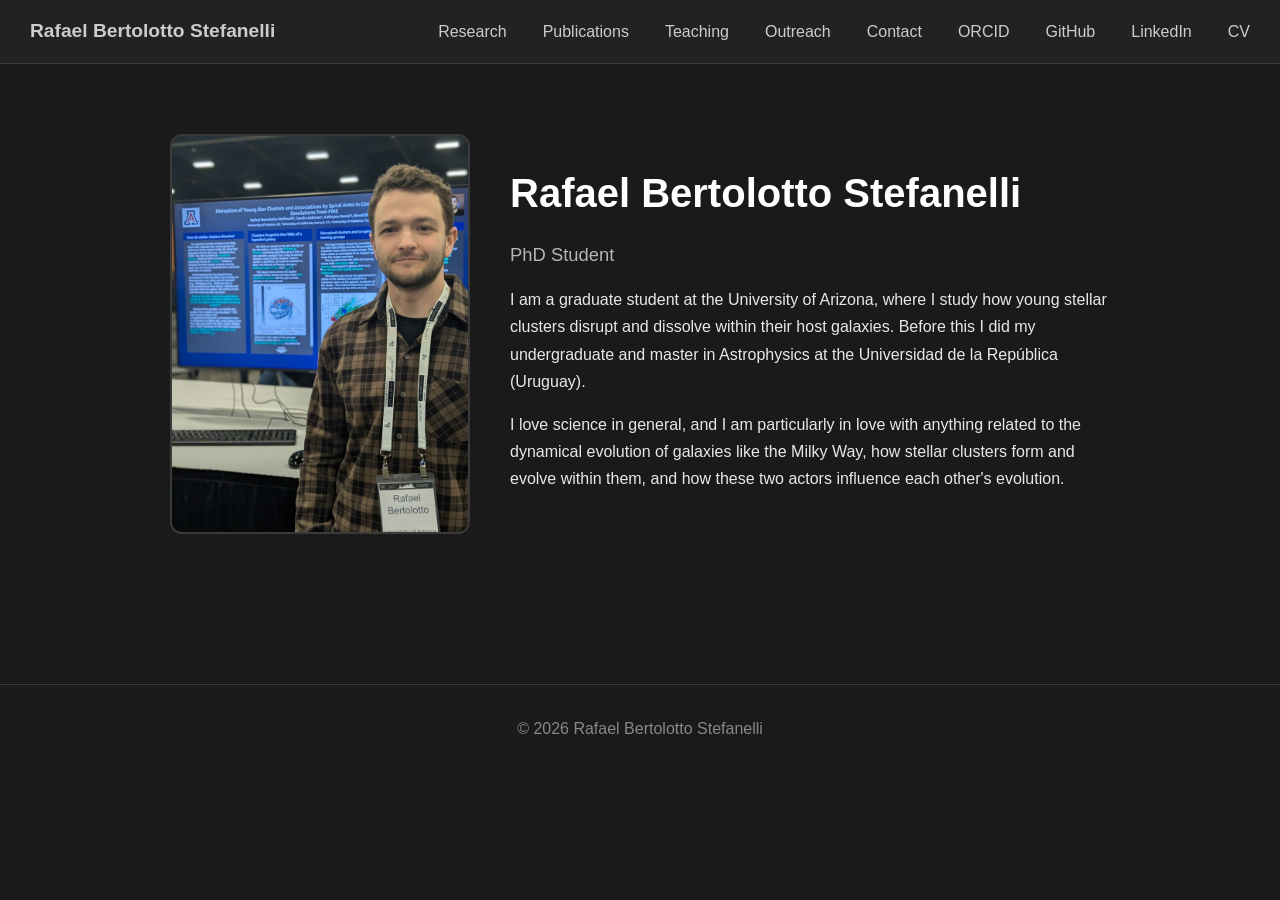
<file: index.html>
<!DOCTYPE html>
<html lang="en">
  <head>
    <meta charset="UTF-8">
    <meta name="viewport" content="width=device-width, initial-scale=1.0">

    <title>Rafael Bertolotto Stefanelli</title>

    <link rel="stylesheet" href="style.css">
  </head>

  <body>
    <div id="navbar"></div>

    <main>
      <header>
        <img
          src="picture_AAS247.jpg"
          alt="Photo of Rafael Bertolotto Stefanelli"
          class="profile-photo"
        >

        <div>
          <h1>Rafael Bertolotto Stefanelli</h1>

          <div class="subtitle">
            PhD Student
          </div>

          <p>
            I am a graduate student at the University of Arizona,
            where I study how young stellar clusters disrupt and
            dissolve within their host galaxies. Before this I did
            my undergraduate and master in Astrophysics at the
            Universidad de la República (Uruguay).
          </p>

          <p>
            I love science in general, and I am particularly in
            love with anything related to the dynamical evolution
            of galaxies like the Milky Way, how stellar clusters
            form and evolve within them, and how these two actors
            influence each other's evolution.
          </p>
        </div>
      </header>
    </main>

    <footer>
      © 2026 Rafael Bertolotto Stefanelli
    </footer>
    <script src="navbar.js"></script>
  </body>
</html>
</file>
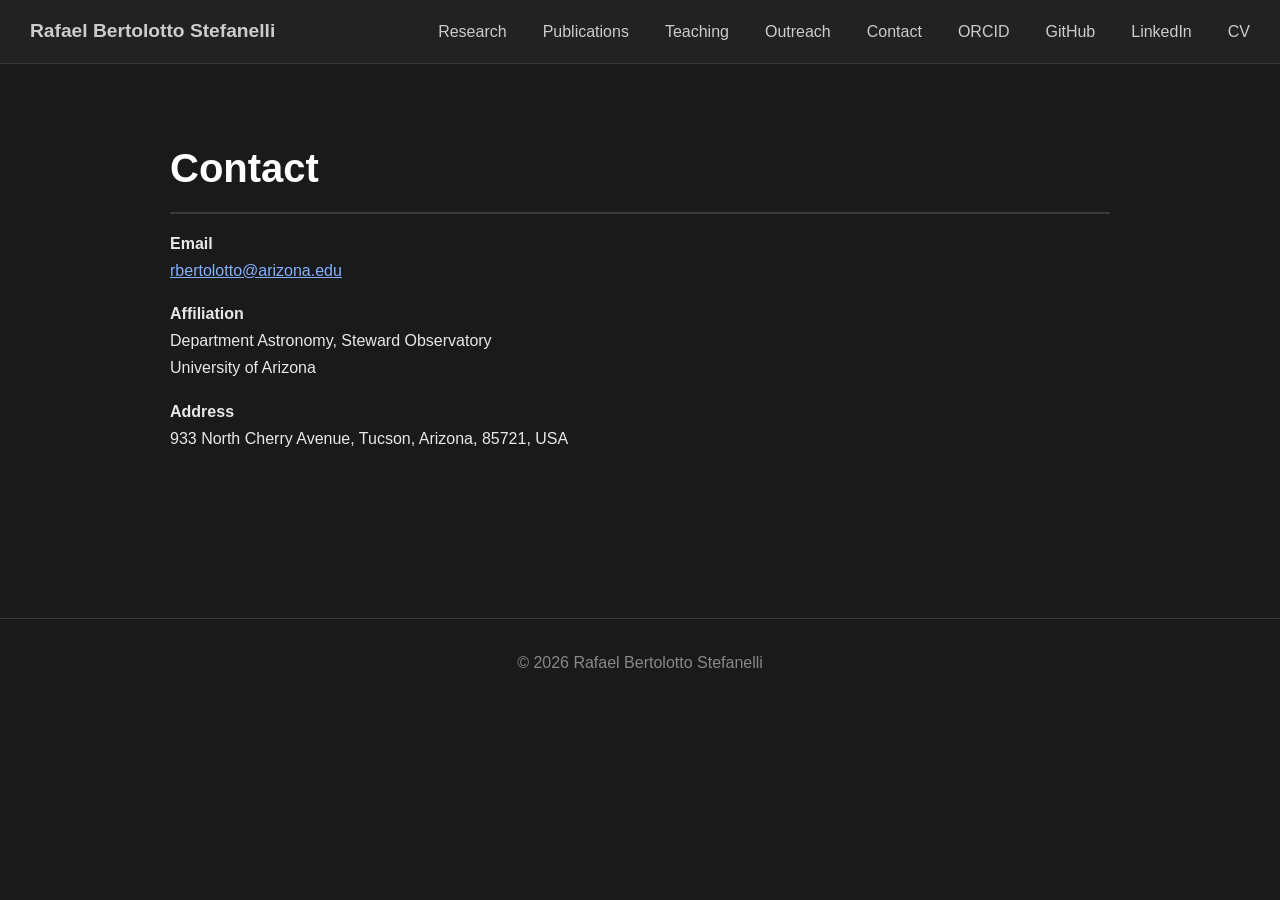
<file: contact.html>
<!DOCTYPE html>
<html lang="en">
<head>
  <meta charset="UTF-8">
  <meta name="viewport" content="width=device-width, initial-scale=1.0">

  <title>Contact | Rafael Bertolotto Stefanelli</title>

  <link rel="stylesheet" href="style.css">
</head>

<body>

<div id="navbar"></div>
<main>

  <h1>Contact</h1>

  <div class="contact-info">

    <p>
      <strong>Email</strong><br>
      <a href="mailto:rbertolotto@arizona.edu">
        rbertolotto@arizona.edu
      </a>
    </p>

    <p>
      <strong>Affiliation</strong><br>
      Department Astronomy, Steward Observatory<br>
      University of Arizona
    </p>

    <p>
      <strong>Address</strong><br>
      933 North Cherry Avenue, 
      Tucson, Arizona, 85721, USA
    </p>

  </div>

</main>

<footer>
  © 2026 Rafael Bertolotto Stefanelli
</footer>
<script src="navbar.js"></script>
</body>
</html>
</file>
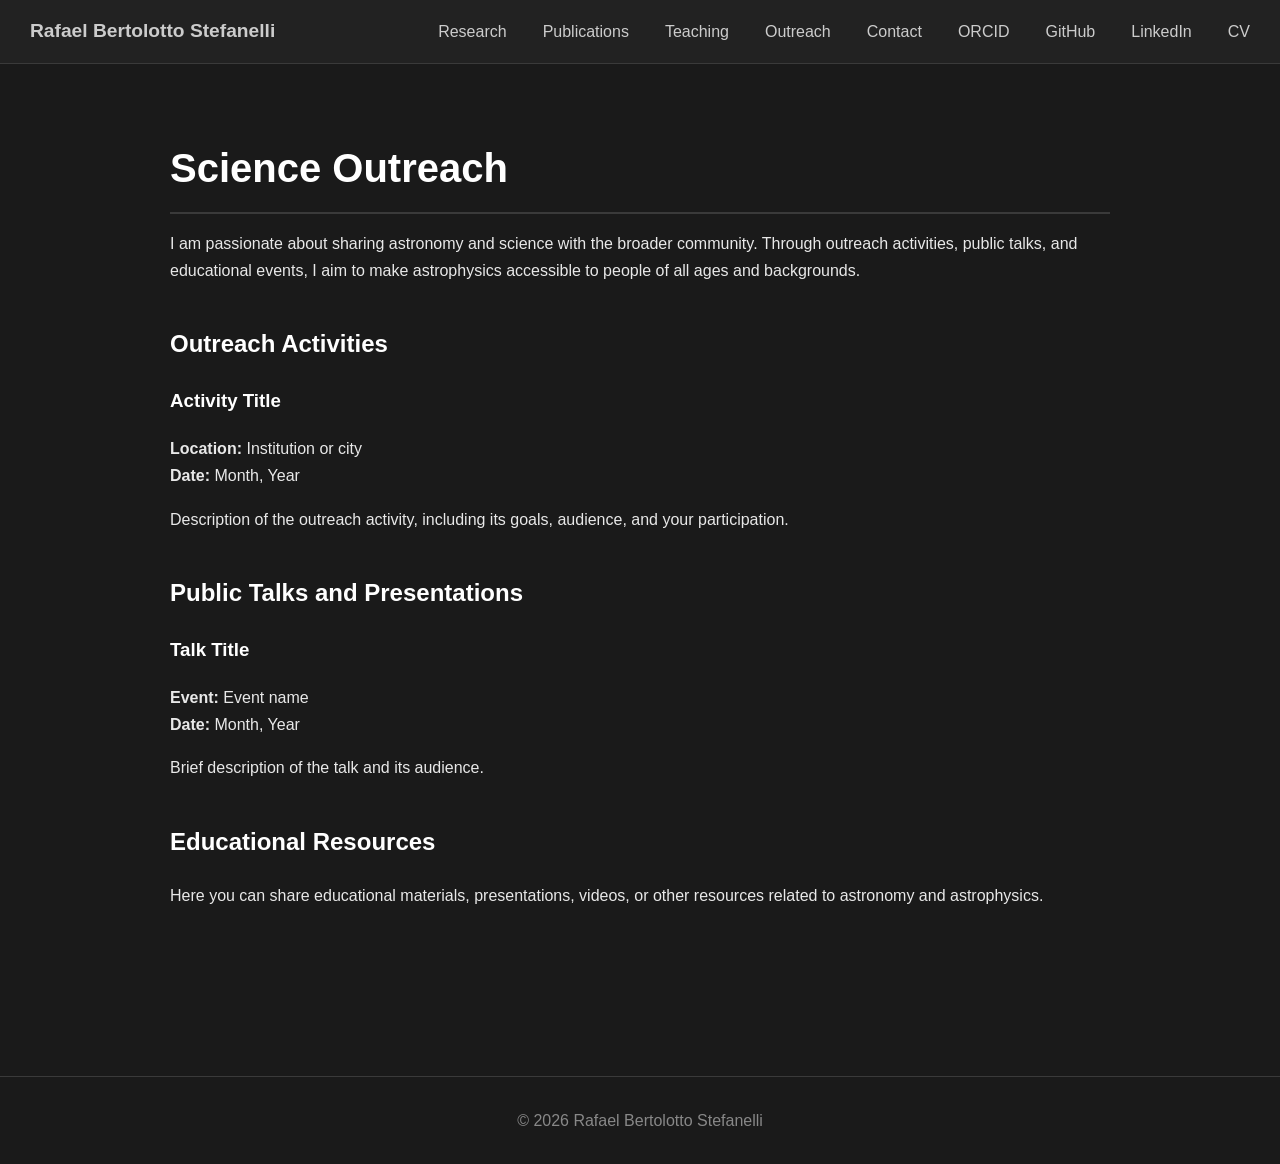
<file: outreach.html>
<!DOCTYPE html>
<html lang="en">
  <head>
    <meta charset="UTF-8">
    <meta name="viewport" content="width=device-width, initial-scale=1.0">

    <title>Outreach | Rafael Bertolotto Stefanelli</title>

    <link rel="stylesheet" href="style.css">
  </head>

  <body>
    <!-- Shared navigation bar -->
    <div id="navbar"></div>

    <main>
      <h1>Science Outreach</h1>

      <p>
        I am passionate about sharing astronomy and science
        with the broader community. Through outreach activities,
        public talks, and educational events, I aim to make
        astrophysics accessible to people of all ages and
        backgrounds.
      </p>

      <h2>Outreach Activities</h2>

      <div class="outreach-item">
        <h3>Activity Title</h3>

        <p>
          <strong>Location:</strong> Institution or city<br>
          <strong>Date:</strong> Month, Year
        </p>

        <p>
          Description of the outreach activity, including
          its goals, audience, and your participation.
        </p>

        <!-- Optional photograph
        <img
          src="images/outreach1.jpg"
          alt="Description of outreach activity"
          class="outreach-photo"
        >
        -->
      </div>

      <h2>Public Talks and Presentations</h2>

      <div class="outreach-item">
        <h3>Talk Title</h3>

        <p>
          <strong>Event:</strong> Event name<br>
          <strong>Date:</strong> Month, Year
        </p>

        <p>
          Brief description of the talk and its audience.
        </p>
      </div>

      <h2>Educational Resources</h2>

      <p>
        Here you can share educational materials,
        presentations, videos, or other resources
        related to astronomy and astrophysics.
      </p>
    </main>

    <footer>
      © 2026 Rafael Bertolotto Stefanelli
    </footer>

    <script src="navbar.js"></script>
  </body>
</html>
</file>
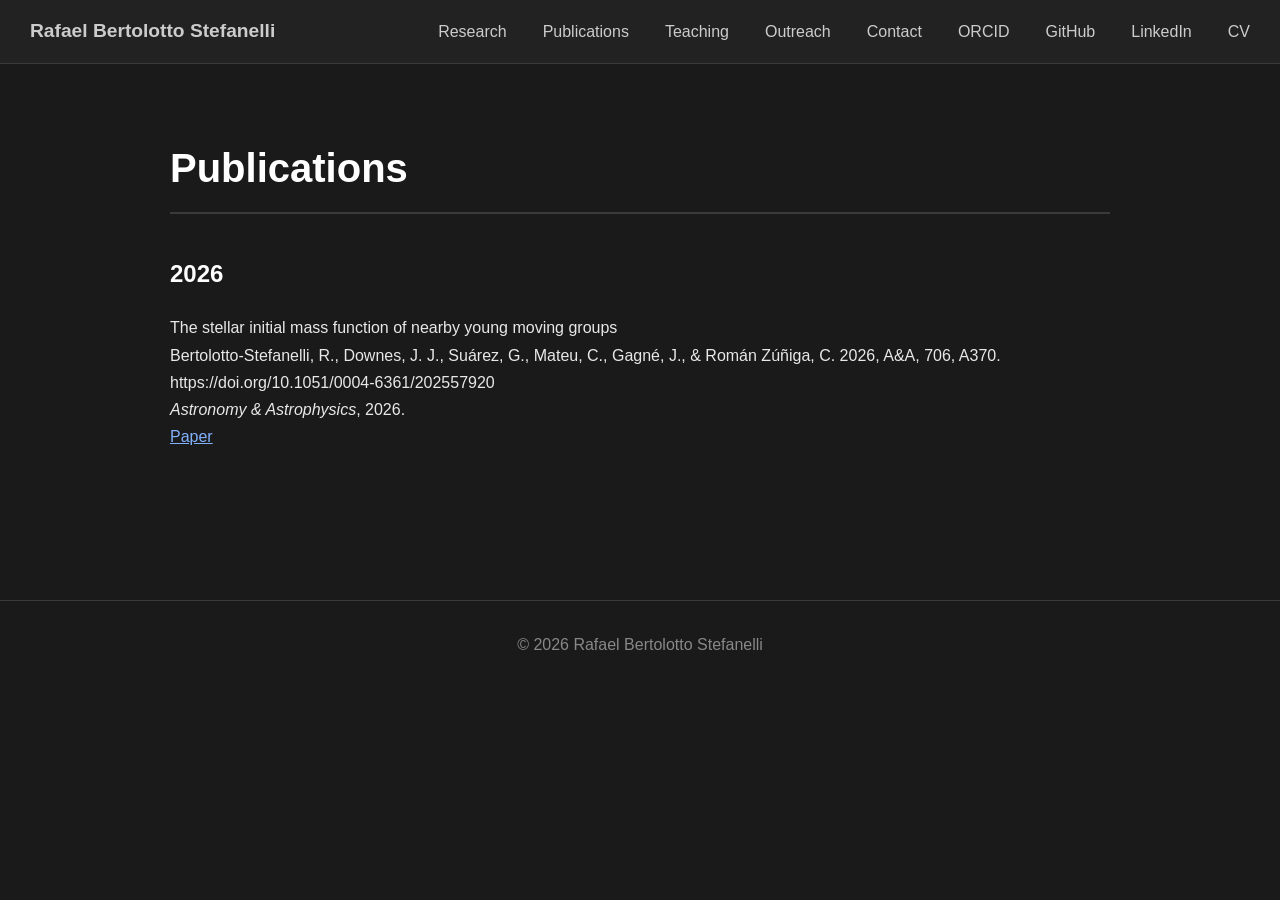
<file: publications.html>
<!DOCTYPE html>
<html lang="en">
<head>
  <meta charset="UTF-8">
  <meta name="viewport" content="width=device-width, initial-scale=1.0">

  <title>Publications | Rafael Bertolotto Stefanelli</title>

  <link rel="stylesheet" href="style.css">
</head>

<body>

<div id="navbar"></div>

<main>

  <h1>Publications</h1>

  <h2>2026</h2>

  <div class="publication">
    <div class="publication-title">
      The stellar initial mass function of nearby young moving groups
    </div>

    Bertolotto-Stefanelli, R., Downes, J. J., Suárez, G., Mateu, C., Gagné, J., & Román Zúñiga, C. 2026, A&A, 706, A370. https://doi.org/10.1051/0004-6361/202557920<br>

    <em>Astronomy & Astrophysics</em>, 2026.<br>

    <a href="https://scixplorer.org/abs/2026A%26A...706A.370B/abstract">Paper</a>
  </div>


</main>

<footer>
  © 2026 Rafael Bertolotto Stefanelli
</footer>
<script src="navbar.js"></script>
</body>
</html>
</file>
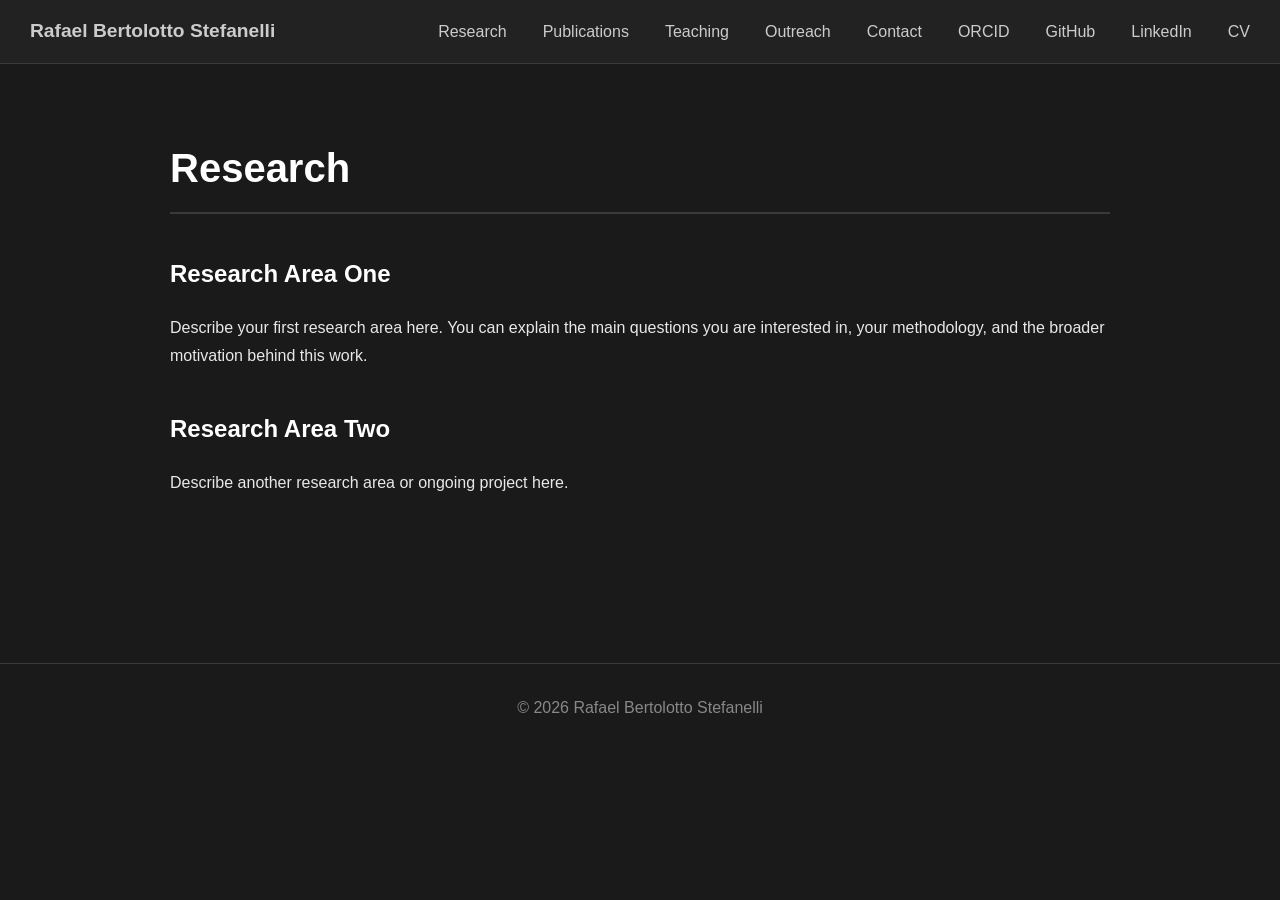
<file: research.html>
<!DOCTYPE html>
<html lang="en">
<head>
  <meta charset="UTF-8">
  <meta name="viewport" content="width=device-width, initial-scale=1.0">

  <title>Research | Rafael Bertolotto Stefanelli</title>

  <link rel="stylesheet" href="style.css">
</head>

<body>

<div id="navbar"></div>

<main>

  <h1>Research</h1>

  <h2>Research Area One</h2>

  <p>
    Describe your first research area here. You can explain the main
    questions you are interested in, your methodology, and the broader
    motivation behind this work.
  </p>

  <h2>Research Area Two</h2>

  <p>
    Describe another research area or ongoing project here.
  </p>

</main>

<footer>
  © 2026 Rafael Bertolotto Stefanelli
</footer>
<script src="navbar.js"></script>
</body>
</html>
</file>
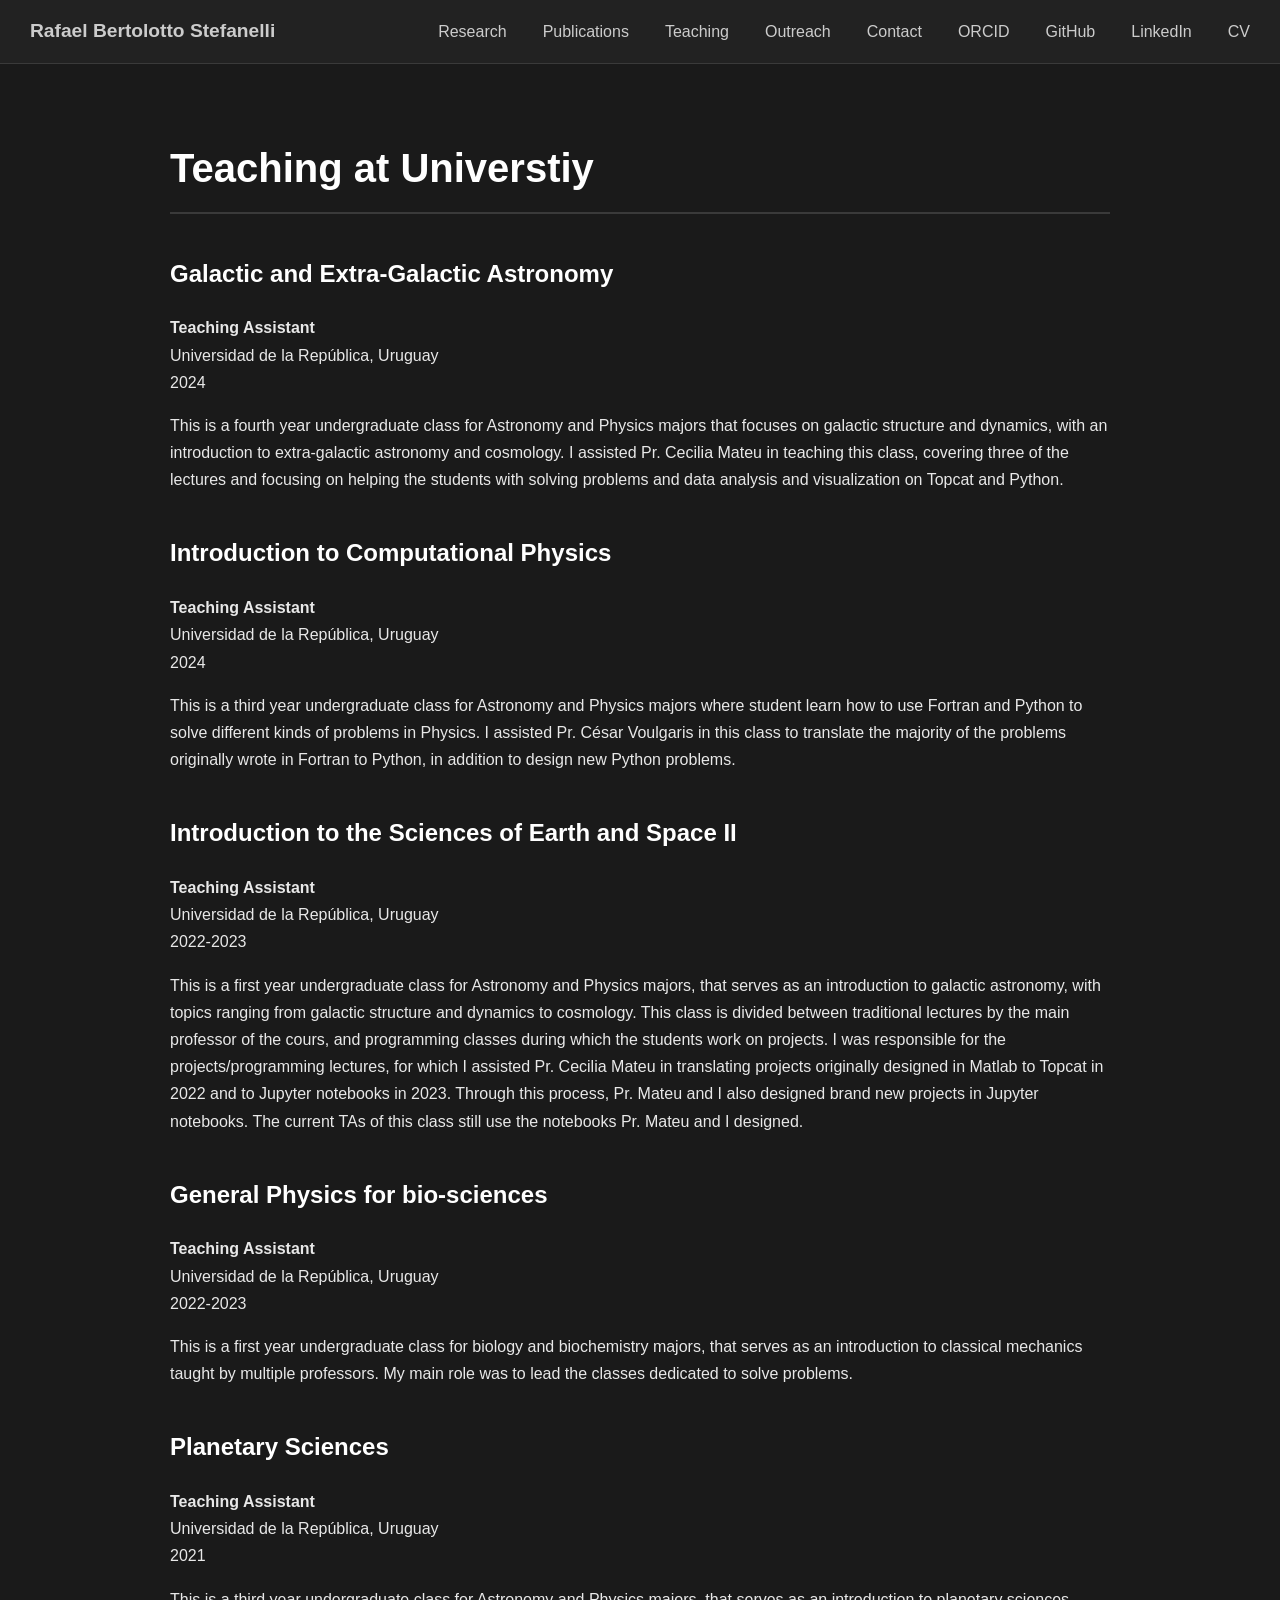
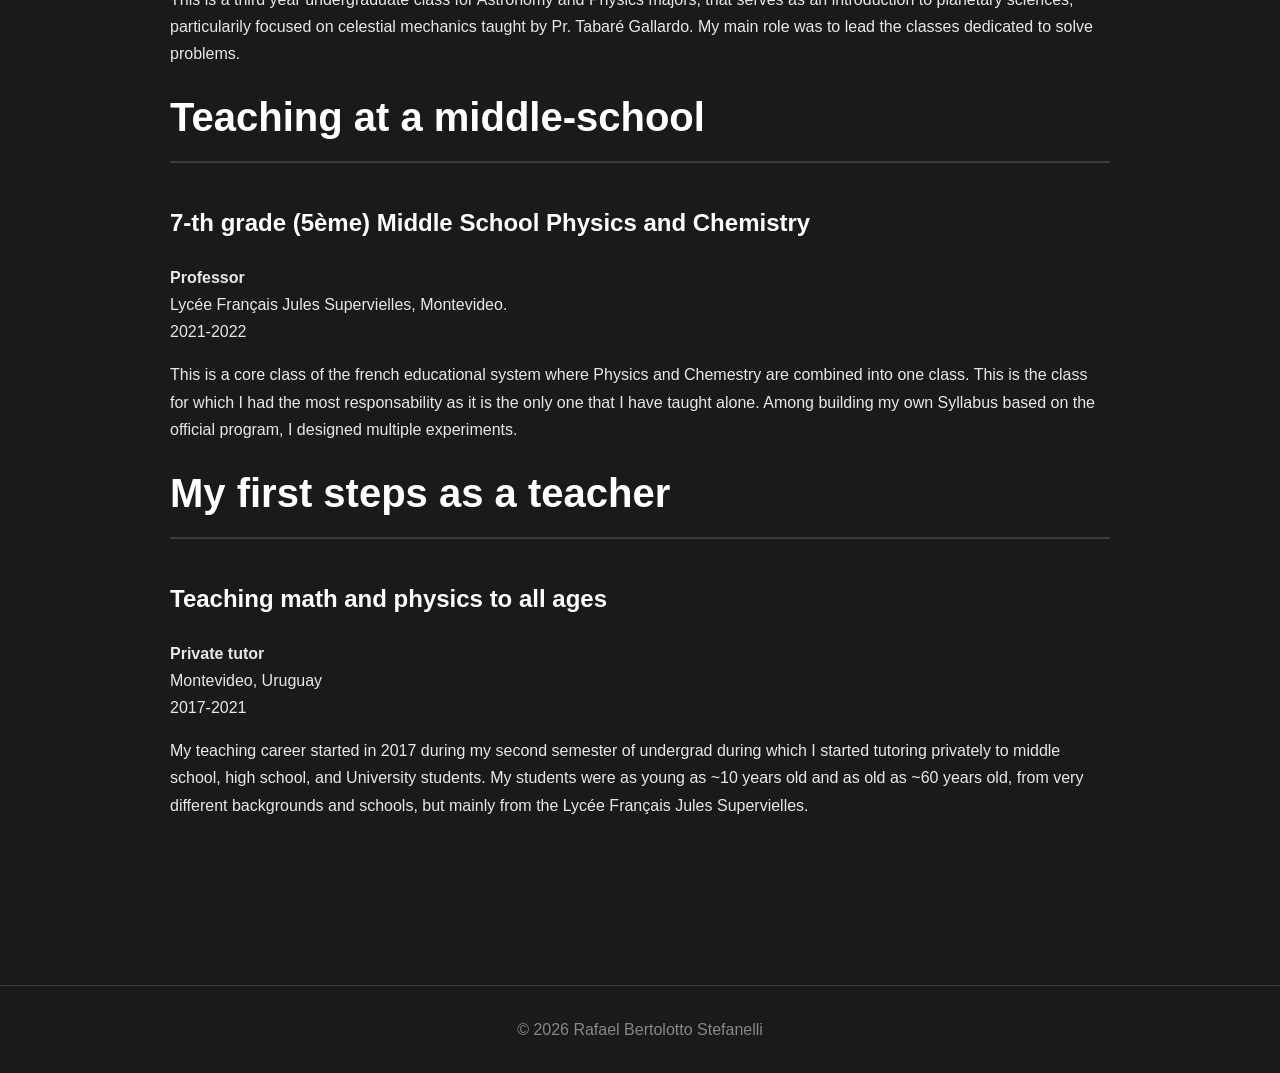
<file: teaching.html>
<!DOCTYPE html>
<html lang="en">
<head>
  <meta charset="UTF-8">
  <meta name="viewport" content="width=device-width, initial-scale=1.0">

  <title>Teaching | Rafael Bertolotto Stefanelli</title>

  <link rel="stylesheet" href="style.css">
</head>

<body>

<div id="navbar"></div>
  
<main>
  <h1>Teaching at Universtiy</h1>
  <div class="course">
    <h2>Galactic and Extra-Galactic Astronomy</h2>

    <p>
      <strong>Teaching Assistant</strong><br>
      Universidad de la República, Uruguay<br>
      2024
    </p>
    <p>
      This is a fourth year undergraduate class for Astronomy and Physics majors that focuses on galactic structure and dynamics,
      with an introduction to extra-galactic astronomy and cosmology. I assisted Pr. Cecilia Mateu in teaching this class, covering
      three of the lectures and focusing on helping the students with solving problems and data analysis and visualization on Topcat
      and Python.
    </p>
  </div>


  <div class="course">
    <h2>Introduction to Computational Physics</h2>

    <p>
      <strong>Teaching Assistant</strong><br>
      Universidad de la República, Uruguay<br>
      2024
    </p>
    <p>
      This is a third year undergraduate class for Astronomy and Physics majors where student learn how to use Fortran and Python to solve 
      different kinds of problems in Physics. I assisted Pr. César Voulgaris in this class to translate the majority of the problems originally 
      wrote in Fortran to Python, in addition to design new Python problems.
    </p>
  </div>

  
  <div class="course">
    <h2>Introduction to the Sciences of Earth and Space II</h2>

    <p>
      <strong>Teaching Assistant</strong><br>
      Universidad de la República, Uruguay<br>
      2022-2023
    </p>
    <p>
      This is a first year undergraduate class for Astronomy and Physics majors, that serves as an introduction to galactic astronomy, 
      with topics ranging from galactic structure and dynamics to cosmology. This class is divided between traditional lectures by the
      main professor of the cours, and programming classes during which the students work on projects. I was responsible for the 
      projects/programming lectures, for which I assisted Pr. Cecilia Mateu in translating projects originally designed in Matlab to Topcat
      in 2022 and to Jupyter notebooks in 2023. Through this process, Pr. Mateu and I also designed brand new projects in Jupyter notebooks. 
      The current TAs of this class still use the notebooks Pr. Mateu and I designed.
    </p>
  </div>

  <div class="course">
    <h2>General Physics for bio-sciences</h2>

    <p>
      <strong>Teaching Assistant</strong><br>
      Universidad de la República, Uruguay<br>
      2022-2023
    </p>
    <p>
      This is a first year undergraduate class for biology and biochemistry majors, that serves as an introduction to classical mechanics taught
      by multiple professors. My main role was to lead the classes dedicated to solve problems.
    </p>
  </div>

  
  <div class="course">
    <h2>Planetary Sciences</h2>

    <p>
      <strong>Teaching Assistant</strong><br>
      Universidad de la República, Uruguay<br>
      2021
    </p>
    <p>
      This is a third year undergraduate class for Astronomy and Physics majors, that serves as an introduction to planetary sciences, particularily
      focused on celestial mechanics taught by Pr. Tabaré Gallardo. My main role was to lead the classes dedicated to solve problems.
    </p>
  </div>

  

  <h1>Teaching at a middle-school</h1>

  <div class="course">
    <h2>7-th grade (5ème) Middle School Physics and Chemistry</h2>

    <p>
      <strong>Professor</strong><br>
      Lycée Français Jules Supervielles, Montevideo.<br>
      2021-2022
    </p>
    <p>
      This is a core class of the french educational system where Physics and Chemestry are combined into one class. This is the class for which I had 
      the most responsability as it is the only one that I have taught alone. Among building my own Syllabus based on the official program, I designed 
      multiple experiments.
    </p>
  </div>

  
  <h1>My first steps as a teacher</h1>
  <div class="course">
    <h2>Teaching math and physics to all ages</h2>

    <p>
      <strong>Private tutor</strong><br>
      Montevideo, Uruguay<br>
      2017-2021
    </p>
  
    <p>
      My teaching career started in 2017 during my second semester of undergrad during which I started tutoring privately to middle school,
      high school, and University students. My students were as young as ~10 years old and as old as ~60 years old, from very different backgrounds and
      schools, but mainly from the Lycée Français Jules Supervielles.
    </p>
  </div>

</main>

<footer>
  © 2026 Rafael Bertolotto Stefanelli
</footer>
<script src="navbar.js"></script>
</body>
</html>
</file>
<file: style.css>
/* Shared styles for Rafael Bertolotto Stefanelli's website */
* {
  box-sizing: border-box;
}

body {
  margin: 0;
  font-family: Arial, Helvetica, sans-serif;
  line-height: 1.7;
  color: #e8e8e8;
  background: #1a1a1a;
}

nav {
  background: #222222;
  border-bottom: 1px solid #3a3a3a;
  padding: 15px 30px;
}

nav .nav-container {
  width: 100%;
  max-width: 1800px;
  margin: auto;
  display: flex;
  justify-content: space-between;
  align-items: center;
  gap: 24px;
}

nav .name {
  font-weight: bold;
  font-size: 1.2rem;
  flex-shrink: 0;
}

nav .nav-links {
  flex: 1;
  min-width: 0;
  display: flex;
  flex-wrap: wrap;
  justify-content: flex-end;
  align-items: center;
  column-gap: 36px;
  row-gap: 16px;
}

nav a {
  color: #cccccc;
  text-decoration: none;
}

nav a:hover {
  color: #ffffff;
}

main {
  max-width: 1000px;
  margin: auto;
  padding: 70px 30px;
}

/* Home page introduction */
main > header {
  display: flex;
  align-items: center;
  gap: 40px;
}

.profile-photo {
  width: 300px;
  height: 400px;
  flex-shrink: 0;
  border-radius: 12px;
  object-fit: cover;
  background: #2a2a2a;
  border: 2px solid #3a3a3a;
}

h1 {
  font-size: 2.5rem;
  color: #ffffff;
  margin-top: 0;
  margin-bottom: 12px;
}

/* Inner-page headings */
main > h1 {
  border-bottom: 2px solid #3a3a3a;
  padding-bottom: 10px;
}

h2, h3 {
  color: #ffffff;
}

h2 {
  margin-top: 40px;
}

.subtitle {
  font-size: 1.15rem;
  color: #b5b5b5;
}

main a {
  color: #82b1ff;
}

.links a {
  margin-right: 15px;
  text-decoration: none;
}

.links a:hover,
main a:hover {
  text-decoration: underline;
}

.outreach-item {
  margin-bottom: 40px;
}

.outreach-photo {
  max-width: 100%;
  width: 500px;
  height: auto;
  border-radius: 10px;
  margin-top: 15px;
}

footer {
  text-align: center;
  padding: 30px;
  color: #888888;
  border-top: 1px solid #3a3a3a;
  margin-top: 80px;
}

@media (max-width: 700px) {
  nav .nav-container {
    flex-direction: column;
    gap: 10px;
  }

  nav .name {
    text-align: center;
  }

  nav .nav-links {
    justify-content: center;
    column-gap: 24px;
    row-gap: 12px;
  }

  main > header {
    flex-direction: column;
    text-align: center;
  }

  .profile-photo {
    width: 220px;
    height: 290px;
    max-width: 100%;
  }

  main {
    padding: 40px 20px;
  }

  h1 {
    font-size: 2rem;
  }
}
</file>
